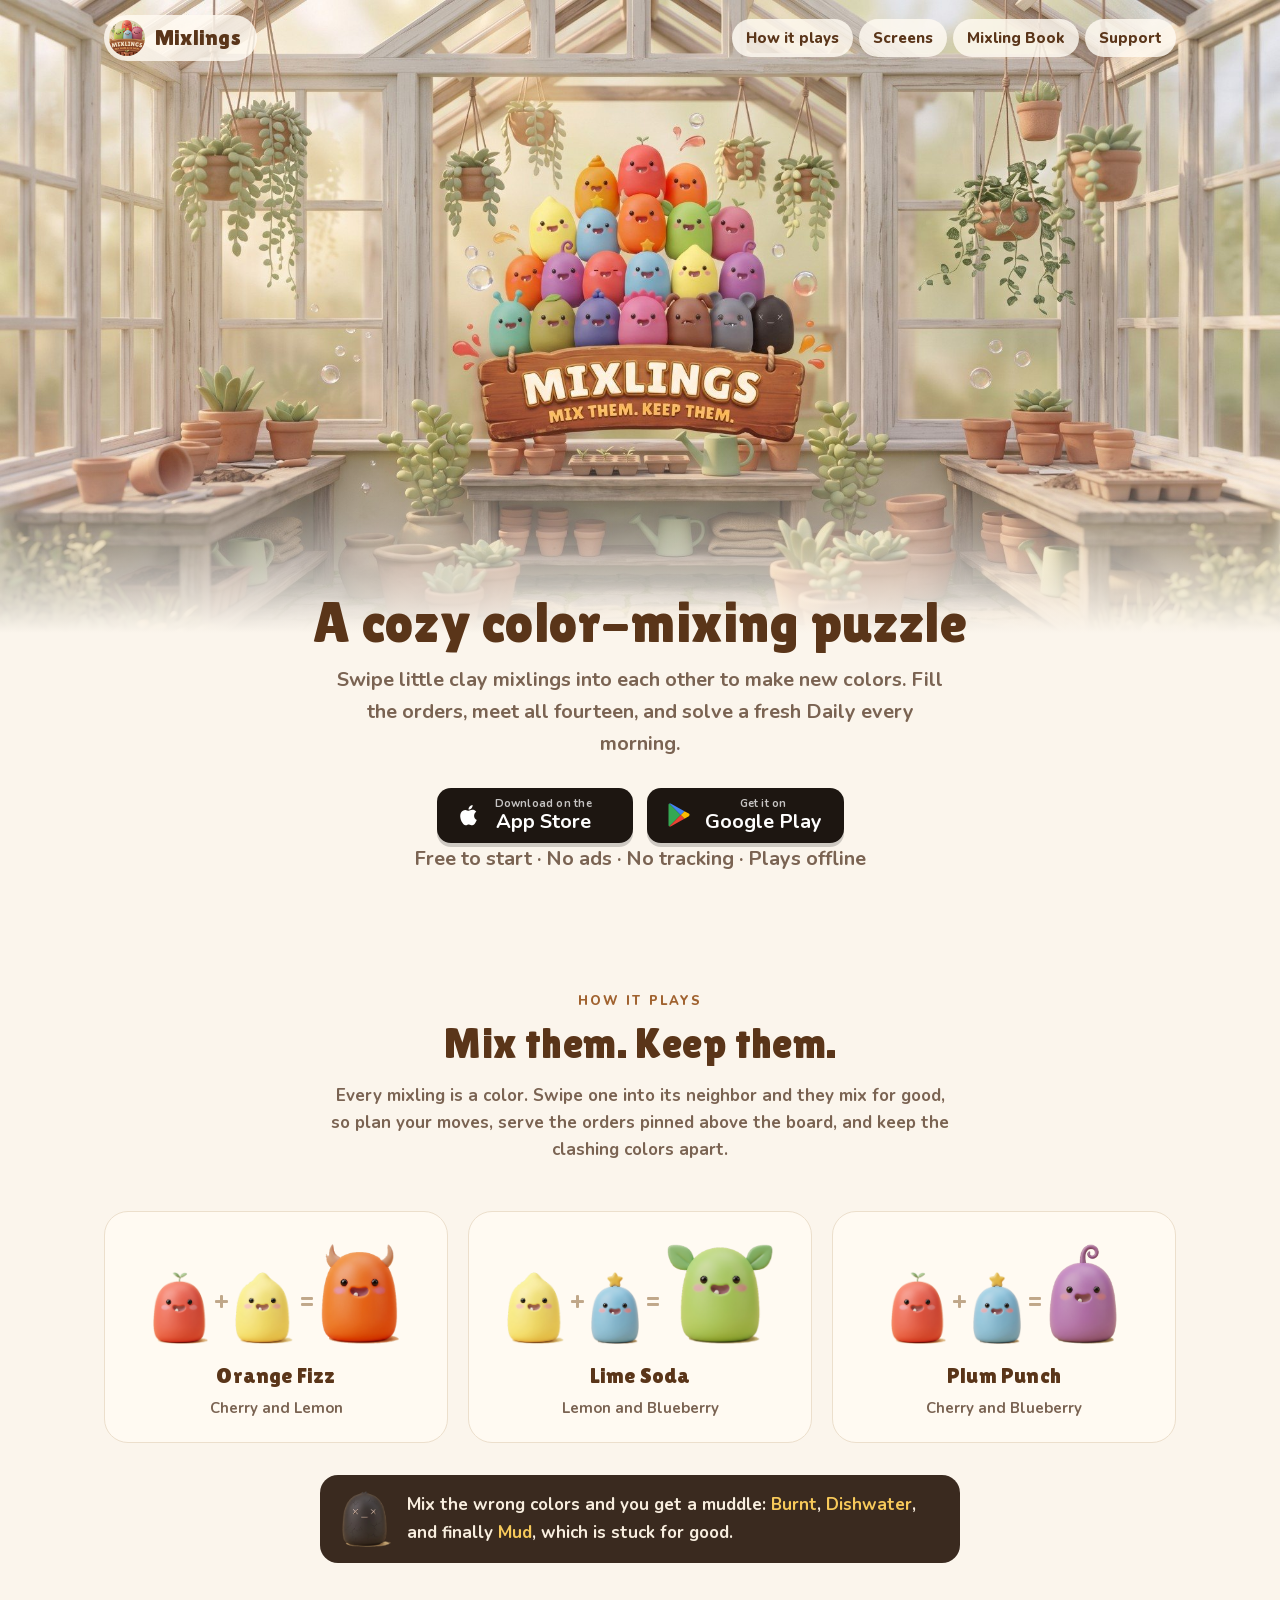
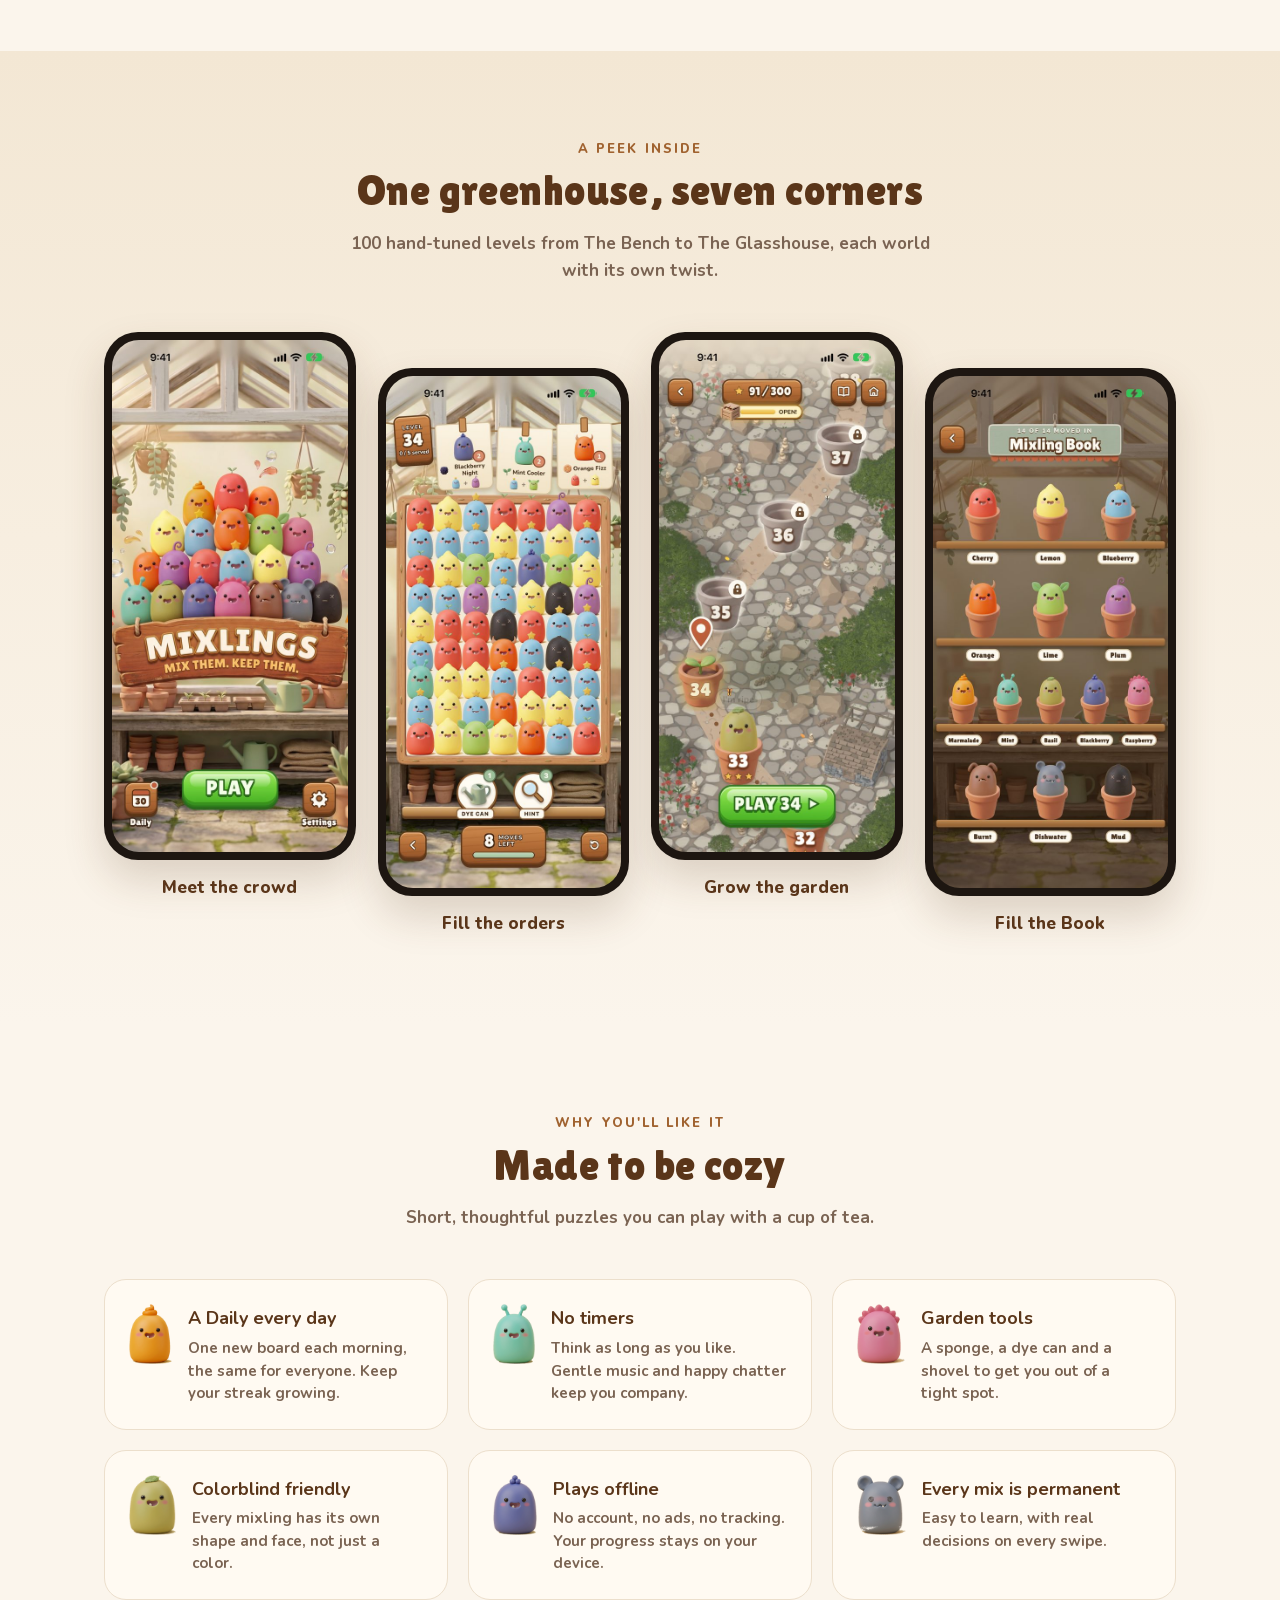
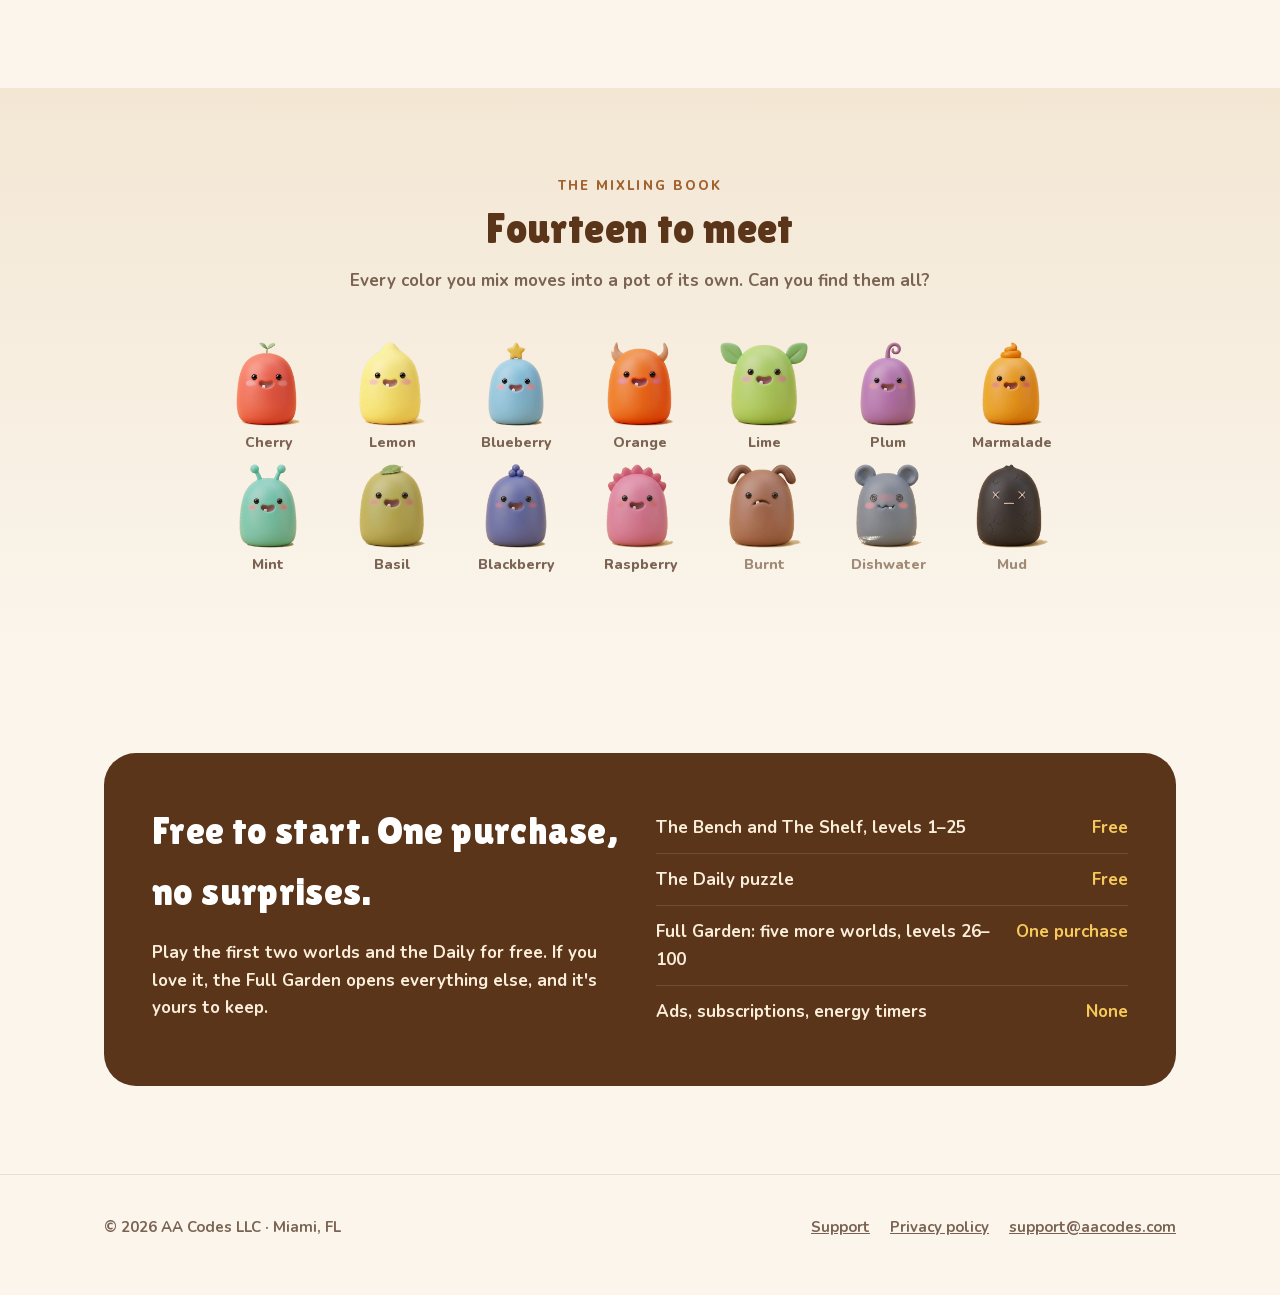
<file: index.html>
<!doctype html>
<html lang="en">
<head>
<meta charset="utf-8">
<meta name="viewport" content="width=device-width, initial-scale=1">
<title>Mixlings: Cozy Color Garden</title>
<meta name="description" content="Mixlings is a cozy color-mixing puzzle game. Swipe clay mixlings together to make new colors across 100 levels and a free Daily puzzle.">
<link rel="stylesheet" href="fonts/fonts.css">
<style>
  :root {
    --cream: #fbf5ec;
    --paper: #fffaf2;
    --ink: #3d2a1c;
    --soft: #7a6352;
    --wood: #a0622f;
    --wood-dk: #5a3519;
    --green: #39b54a;
    --green-dk: #1f7a2c;
    --line: #ecdfcc;
  }
  * { box-sizing: border-box; }
  html { scroll-behavior: smooth; }
  body { margin: 0; background: var(--cream); color: var(--ink); font: 17px/1.6 'Nunito', -apple-system, BlinkMacSystemFont, 'Segoe UI', sans-serif; }
  img { display: block; max-width: 100%; }
  a { color: var(--wood); }
  .wrap { max-width: 1120px; margin: 0 auto; padding: 0 24px; }
  .disp { font-family: 'Lilita One', 'Fredoka', sans-serif; font-weight: 400; letter-spacing: 0.01em; }

  /* Top: no bar, just the icon and links floating over the top of the scene. */
  header.bar { position: absolute; top: 0; left: 0; right: 0; z-index: 10; }
  header.bar .wrap { display: flex; align-items: center; justify-content: space-between; height: 76px; }
  .brand { display: flex; align-items: center; gap: 10px; text-decoration: none; color: var(--wood-dk); font-size: 22px; background: rgba(255, 250, 242, 0.82); padding: 5px 16px 5px 5px; border-radius: 999px; }
  .brand img { width: 36px; height: 36px; border-radius: 50%; }
  nav.links { display: flex; gap: 6px; font-weight: 800; font-size: 15px; }
  nav.links a { color: var(--wood-dk); text-decoration: none; background: rgba(255, 250, 242, 0.82); padding: 7px 14px; border-radius: 999px; }
  nav.links a:hover { background: #fff; }

  /* Hero */
  .hero { position: relative; overflow: hidden; }
  .hero-art { width: 100%; aspect-ratio: 2000 / 989; object-fit: cover; }
  .hero-fade { position: absolute; inset: auto 0 0 0; height: 30%; background: linear-gradient(rgba(251,245,236,0), var(--cream)); }
  .hero-copy { text-align: center; margin-top: -40px; position: relative; }
  .hero-copy h1 { font-size: clamp(34px, 5vw, 56px); line-height: 1.05; margin: 0 0 12px; color: var(--wood-dk); }
  .hero-copy p { font-size: clamp(17px, 2vw, 20px); color: var(--soft); max-width: 620px; margin: 0 auto 28px; }
  .stores { display: flex; gap: 14px; justify-content: center; flex-wrap: wrap; }
  .store { display: inline-flex; align-items: center; gap: 12px; background: #1d1611; color: #fff; text-decoration: none; padding: 10px 22px 10px 18px; border-radius: 14px; min-width: 196px; box-shadow: 0 4px 0 rgba(0,0,0,0.18); transition: transform .15s; }
  .store:hover { transform: translateY(-2px); }
  .store svg { width: 28px; height: 28px; flex: none; }
  .store small { display: block; font-size: 11px; opacity: 0.75; line-height: 1.1; letter-spacing: 0.02em; }
  .store b { display: block; font-size: 20px; line-height: 1.15; font-weight: 700; }
  .meta { margin-top: 18px; color: var(--soft); font-size: 14px; }

  section { padding: 88px 0; }
  .kicker { text-transform: uppercase; letter-spacing: 0.16em; font-size: 13px; font-weight: 800; color: var(--wood); margin: 0 0 8px; text-align: center; }
  h2.title { font-size: clamp(30px, 4vw, 42px); line-height: 1.1; margin: 0 0 16px; text-align: center; color: var(--wood-dk); }
  .lead { text-align: center; color: var(--soft); max-width: 620px; margin: 0 auto 48px; }

  /* How it plays: three recipes */
  .recipes { display: grid; grid-template-columns: repeat(3, 1fr); gap: 20px; }
  .recipe { background: var(--paper); border: 1px solid var(--line); border-radius: 24px; padding: 28px 18px 22px; text-align: center; }
  .eq { display: flex; align-items: flex-end; justify-content: center; gap: 6px; height: 104px; }
  .eq img { height: 72px; width: auto; }
  .eq img.made { height: 100px; }
  .eq span { font-family: 'Lilita One', sans-serif; font-size: 26px; color: #c0a789; padding-bottom: 22px; }
  .recipe h3 { margin: 14px 0 2px; font-size: 22px; color: var(--wood-dk); }
  .recipe p { margin: 0; color: var(--soft); font-size: 15px; }
  .rule { margin: 32px auto 0; max-width: 640px; background: #3a2a1f; color: #f8eedf; border-radius: 18px; padding: 16px 22px; display: flex; gap: 16px; align-items: center; }
  .rule img { height: 56px; width: auto; flex: none; }
  .rule b { color: #f7c95a; }

  /* Screens */
  .screens-band { background: linear-gradient(#f3e7d4, var(--cream)); }
  .screens { display: grid; grid-template-columns: repeat(4, 1fr); gap: 22px; }
  .phone { background: #1d1611; border-radius: 34px; padding: 8px; box-shadow: 0 20px 40px rgba(90, 53, 25, 0.18); }
  .phone img { border-radius: 27px; width: 100%; }
  .screens figcaption { text-align: center; margin-top: 14px; font-weight: 800; color: var(--wood-dk); }
  .screens figure { margin: 0; }
  .screens figure:nth-child(even) { margin-top: 36px; }

  /* Features */
  .features { display: grid; grid-template-columns: repeat(3, 1fr); gap: 20px; }
  .feature { background: var(--paper); border: 1px solid var(--line); border-radius: 22px; padding: 24px; display: flex; gap: 16px; }
  .feature img { height: 60px; width: auto; flex: none; align-self: flex-start; }
  .feature h3 { margin: 0 0 4px; font-size: 18px; color: var(--wood-dk); }
  .feature p { margin: 0; color: var(--soft); font-size: 15px; line-height: 1.5; }

  /* The Book */
  .shelf { display: flex; flex-wrap: wrap; justify-content: center; gap: 10px 4px; max-width: 900px; margin: 0 auto; }
  .shelf figure { margin: 0; width: 120px; text-align: center; }
  .shelf img { height: 84px; width: auto; margin: 0 auto; transition: transform .2s; }
  .shelf figure:hover img { transform: translateY(-6px) rotate(-3deg); }
  .shelf figcaption { font-weight: 800; font-size: 14px; color: var(--soft); margin-top: 6px; }
  .shelf .muddle figcaption { color: #a08a76; }

  /* Price card */
  .deal { background: var(--wood-dk); color: #fbeedb; border-radius: 32px; padding: 48px; display: grid; grid-template-columns: 1fr 1fr; gap: 32px; align-items: center; }
  .deal h2 { color: #fff; text-align: left; margin: 0 0 12px; font-size: clamp(28px, 3.4vw, 38px); }
  .deal ul { list-style: none; padding: 0; margin: 0; }
  .deal li { padding: 12px 0; border-bottom: 1px solid rgba(255,255,255,0.12); display: flex; justify-content: space-between; gap: 16px; }
  .deal li:last-child { border-bottom: 0; }
  .deal li b { color: #f7c95a; white-space: nowrap; }

  /* Footer */
  footer { border-top: 1px solid var(--line); padding: 40px 0 56px; color: var(--soft); font-size: 15px; }
  footer .wrap { display: flex; justify-content: space-between; gap: 24px; flex-wrap: wrap; align-items: center; }
  footer nav { display: flex; gap: 20px; flex-wrap: wrap; }
  footer a { color: var(--soft); }


  /* Motion: the mixlings idle like they do in the game, recipes mix when they scroll in,
     sections rise into place. All of it stops for people who ask for less motion. */
  @keyframes bob { 0%, 100% { transform: translateY(0) scaleY(1); } 45% { transform: translateY(-5px) scaleY(1.03); } 55% { transform: translateY(-5px) scaleY(1.03); } }
  @keyframes squish { 0%, 100% { transform: scale(1, 1); } 30% { transform: scale(1.08, 0.9); } 60% { transform: scale(0.95, 1.06); } }
  @keyframes pop { 0% { transform: scale(0.2); opacity: 0; } 70% { transform: scale(1.12); opacity: 1; } 100% { transform: scale(1); opacity: 1; } }
  @keyframes slideL { 0%, 100% { transform: translateX(0); } 45% { transform: translateX(10px) scale(1.06, 0.94); } }
  @keyframes slideR { 0%, 100% { transform: translateX(0); } 45% { transform: translateX(-10px) scale(1.06, 0.94); } }
  @keyframes float { 0%, 100% { transform: translateY(0); } 50% { transform: translateY(-8px); } }
  .shelf img, .feature img, .rule img { transform-origin: 50% 100%; animation: bob 3.2s ease-in-out infinite; }
  .shelf figure:nth-child(3n+1) img { animation-delay: -0.4s; }
  .shelf figure:nth-child(3n+2) img { animation-delay: -1.3s; animation-duration: 3.7s; }
  .shelf figure:nth-child(4n) img { animation-delay: -2.1s; animation-duration: 2.9s; }
  .shelf figure:hover img { animation: squish 0.5s ease-in-out; }
  .feature:nth-child(odd) img { animation-delay: -1.6s; }
  .eq img { transform-origin: 50% 100%; }
  .recipe.mixing .eq img:nth-of-type(1) { animation: slideL 0.6s ease-in-out 0.2s; }
  .recipe.mixing .eq img:nth-of-type(2) { animation: slideR 0.6s ease-in-out 0.2s; }
  .recipe .eq img.made { opacity: 0; }
  .recipe.mixing .eq img.made { animation: pop 0.55s cubic-bezier(.3,1.6,.5,1) 0.65s both, bob 3.2s ease-in-out 1.4s infinite; }
  .recipe:nth-child(2).mixing .eq img:not(.made) { animation-delay: 0.45s; }
  .recipe:nth-child(2).mixing .eq img.made { animation-delay: 0.9s, 1.6s; }
  .recipe:nth-child(3).mixing .eq img:not(.made) { animation-delay: 0.7s; }
  .recipe:nth-child(3).mixing .eq img.made { animation-delay: 1.15s, 1.9s; }
  .screens figure .phone { animation: float 6s ease-in-out infinite; }
  .screens figure:nth-child(2) .phone { animation-delay: -1.5s; }
  .screens figure:nth-child(3) .phone { animation-delay: -3s; }
  .screens figure:nth-child(4) .phone { animation-delay: -4.5s; }
  .reveal { opacity: 0; transform: translateY(28px); transition: opacity 0.7s ease, transform 0.7s ease; }
  .reveal.in { opacity: 1; transform: none; }
  .store:active { transform: scale(0.97); }
  @media (prefers-reduced-motion: reduce) {
    *, *::before, *::after { animation: none !important; transition: none !important; }
    .reveal { opacity: 1; transform: none; }
    .recipe .eq img.made { opacity: 1; }
  }

  @media (max-width: 860px) {
    .recipes, .features { grid-template-columns: 1fr; }
    .screens { grid-template-columns: repeat(2, 1fr); }
    .screens figure:nth-child(even) { margin-top: 0; }
    .deal { grid-template-columns: 1fr; padding: 32px 24px; }
    nav.links { display: none; }
    section { padding: 64px 0; }
  }
  @media (max-width: 480px) {
    /* The wide scene is all greenhouse at this size: crop in on the crowd and the sign. */
    .hero-art { aspect-ratio: 5 / 4; object-position: 50% 40%; }
    .wrap { padding: 0 16px; }
    .hero-copy { margin-top: -12px; }
    .store { min-width: 0; width: 100%; justify-content: center; }
    .shelf figure { width: 96px; }
  }
</style>
</head>
<body>

<header class="bar">
  <div class="wrap">
    <a class="brand disp" href="./"><img src="img/icon.jpg" alt="">Mixlings</a>
    <nav class="links">
      <a href="#play">How it plays</a>
      <a href="#screens">Screens</a>
      <a href="#book">Mixling Book</a>
      <a href="support.html">Support</a>
    </nav>
  </div>
</header>

<div class="hero">
  <img class="hero-art" src="img/hero.jpg" alt="A crowd of clay mixlings above the Mixlings sign in a sunny greenhouse">
  <div class="hero-fade"></div>
</div>
<div class="hero-copy wrap">
  <h1 class="disp">A cozy color-mixing puzzle</h1>
  <p>Swipe little clay mixlings into each other to make new colors. Fill the orders, meet all fourteen, and solve a fresh Daily every morning.</p>
  <div class="stores">
    <a class="store" href="https://apps.apple.com/app/id6829254689">
      <svg viewBox="0 0 24 24" fill="currentColor" aria-hidden="true"><path d="M16.37 12.6c-.02-2.2 1.8-3.26 1.88-3.31-1.02-1.5-2.62-1.7-3.19-1.72-1.36-.14-2.65.8-3.34.8-.69 0-1.75-.78-2.88-.76-1.48.02-2.85.86-3.61 2.19-1.54 2.67-.39 6.62 1.11 8.79.73 1.06 1.6 2.25 2.75 2.2 1.1-.04 1.52-.71 2.85-.71 1.33 0 1.71.71 2.88.69 1.19-.02 1.94-1.08 2.66-2.15.84-1.23 1.19-2.42 1.21-2.48-.03-.01-2.32-.89-2.32-3.54zM14.18 6.13c.61-.74 1.02-1.76.91-2.78-.88.04-1.94.59-2.57 1.32-.56.65-1.06 1.69-.93 2.69.98.08 1.98-.5 2.59-1.23z"/></svg>
      <span><small>Download on the</small><b>App Store</b></span>
    </a>
    <a class="store" href="https://play.google.com/store/apps/details?id=com.alexandrews.mixlings">
      <svg viewBox="0 0 24 24" aria-hidden="true"><path fill="#34a853" d="M3.6 2.2 13.4 12l-9.8 9.8c-.36-.2-.6-.6-.6-1.07V3.27c0-.47.24-.87.6-1.07z"/><path fill="#fbbc04" d="m16.7 15.3-3.3-3.3 3.3-3.3 3.72 2.12c.86.49.86 1.73 0 2.22z"/><path fill="#ea4335" d="M13.4 12 3.6 21.8c.36.2.82.21 1.22-.01l11.88-6.5z"/><path fill="#4285f4" d="M16.7 8.7 4.82 2.21c-.4-.22-.86-.21-1.22-.01L13.4 12z"/></svg>
      <span><small>Get it on</small><b>Google Play</b></span>
    </a>
  </div>
  <p class="meta">Free to start · No ads · No tracking · Plays offline</p>
</div>

<section id="play">
  <div class="wrap">
    <p class="kicker">How it plays</p>
    <h2 class="title disp">Mix them. Keep them.</h2>
    <p class="lead">Every mixling is a color. Swipe one into its neighbor and they mix for good, so plan your moves, serve the orders pinned above the board, and keep the clashing colors apart.</p>
    <div class="recipes">
      <div class="recipe">
        <div class="eq"><img src="img/m-red.png" alt="Cherry"><span>+</span><img src="img/m-yellow.png" alt="Lemon"><span>=</span><img class="made" src="img/m-orange.png" alt="Orange"></div>
        <h3 class="disp">Orange Fizz</h3>
        <p>Cherry and Lemon</p>
      </div>
      <div class="recipe">
        <div class="eq"><img src="img/m-yellow.png" alt="Lemon"><span>+</span><img src="img/m-blue.png" alt="Blueberry"><span>=</span><img class="made" src="img/m-green.png" alt="Lime"></div>
        <h3 class="disp">Lime Soda</h3>
        <p>Lemon and Blueberry</p>
      </div>
      <div class="recipe">
        <div class="eq"><img src="img/m-red.png" alt="Cherry"><span>+</span><img src="img/m-blue.png" alt="Blueberry"><span>=</span><img class="made" src="img/m-purple.png" alt="Plum"></div>
        <h3 class="disp">Plum Punch</h3>
        <p>Cherry and Blueberry</p>
      </div>
    </div>
    <div class="rule">
      <img src="img/m-black.png" alt="Mud">
      <div>Mix the wrong colors and you get a muddle: <b>Burnt</b>, <b>Dishwater</b>, and finally <b>Mud</b>, which is stuck for good.</div>
    </div>
  </div>
</section>

<section id="screens" class="screens-band">
  <div class="wrap">
    <p class="kicker">A peek inside</p>
    <h2 class="title disp">One greenhouse, seven corners</h2>
    <p class="lead">100 hand-tuned levels from The Bench to The Glasshouse, each world with its own twist.</p>
    <div class="screens">
      <figure><div class="phone"><img src="img/1-title.jpg" alt="Title screen with the mixling crowd"></div><figcaption>Meet the crowd</figcaption></figure>
      <figure><div class="phone"><img src="img/2-level.jpg" alt="A level in play with three orders"></div><figcaption>Fill the orders</figcaption></figure>
      <figure><div class="phone"><img src="img/3-map.jpg" alt="The map of pots along a garden path"></div><figcaption>Grow the garden</figcaption></figure>
      <figure><div class="phone"><img src="img/4-book.jpg" alt="The Mixling Book with every mixling in a pot"></div><figcaption>Fill the Book</figcaption></figure>
    </div>
  </div>
</section>

<section>
  <div class="wrap">
    <p class="kicker">Why you'll like it</p>
    <h2 class="title disp">Made to be cozy</h2>
    <p class="lead">Short, thoughtful puzzles you can play with a cup of tea.</p>
    <div class="features">
      <div class="feature"><img src="img/m-amber.png" alt=""><div><h3>A Daily every day</h3><p>One new board each morning, the same for everyone. Keep your streak growing.</p></div></div>
      <div class="feature"><img src="img/m-teal.png" alt=""><div><h3>No timers</h3><p>Think as long as you like. Gentle music and happy chatter keep you company.</p></div></div>
      <div class="feature"><img src="img/m-magenta.png" alt=""><div><h3>Garden tools</h3><p>A sponge, a dye can and a shovel to get you out of a tight spot.</p></div></div>
      <div class="feature"><img src="img/m-olive.png" alt=""><div><h3>Colorblind friendly</h3><p>Every mixling has its own shape and face, not just a color.</p></div></div>
      <div class="feature"><img src="img/m-indigo.png" alt=""><div><h3>Plays offline</h3><p>No account, no ads, no tracking. Your progress stays on your device.</p></div></div>
      <div class="feature"><img src="img/m-slate.png" alt=""><div><h3>Every mix is permanent</h3><p>Easy to learn, with real decisions on every swipe.</p></div></div>
    </div>
  </div>
</section>

<section id="book" class="screens-band">
  <div class="wrap">
    <p class="kicker">The Mixling Book</p>
    <h2 class="title disp">Fourteen to meet</h2>
    <p class="lead">Every color you mix moves into a pot of its own. Can you find them all?</p>
    <div class="shelf">
      <figure><img src="img/m-red.png" alt=""><figcaption>Cherry</figcaption></figure>
      <figure><img src="img/m-yellow.png" alt=""><figcaption>Lemon</figcaption></figure>
      <figure><img src="img/m-blue.png" alt=""><figcaption>Blueberry</figcaption></figure>
      <figure><img src="img/m-orange.png" alt=""><figcaption>Orange</figcaption></figure>
      <figure><img src="img/m-green.png" alt=""><figcaption>Lime</figcaption></figure>
      <figure><img src="img/m-purple.png" alt=""><figcaption>Plum</figcaption></figure>
      <figure><img src="img/m-amber.png" alt=""><figcaption>Marmalade</figcaption></figure>
      <figure><img src="img/m-teal.png" alt=""><figcaption>Mint</figcaption></figure>
      <figure><img src="img/m-olive.png" alt=""><figcaption>Basil</figcaption></figure>
      <figure><img src="img/m-indigo.png" alt=""><figcaption>Blackberry</figcaption></figure>
      <figure><img src="img/m-magenta.png" alt=""><figcaption>Raspberry</figcaption></figure>
      <figure class="muddle"><img src="img/m-brown.png" alt=""><figcaption>Burnt</figcaption></figure>
      <figure class="muddle"><img src="img/m-slate.png" alt=""><figcaption>Dishwater</figcaption></figure>
      <figure class="muddle"><img src="img/m-black.png" alt=""><figcaption>Mud</figcaption></figure>
    </div>
  </div>
</section>

<section>
  <div class="wrap">
    <div class="deal">
      <div>
        <h2 class="disp">Free to start. One purchase, no surprises.</h2>
        <p>Play the first two worlds and the Daily for free. If you love it, the Full Garden opens everything else, and it's yours to keep.</p>
      </div>
      <ul>
        <li><span>The Bench and The Shelf, levels 1–25</span><b>Free</b></li>
        <li><span>The Daily puzzle</span><b>Free</b></li>
        <li><span>Full Garden: five more worlds, levels 26–100</span><b>One purchase</b></li>
        <li><span>Ads, subscriptions, energy timers</span><b>None</b></li>
      </ul>
    </div>
  </div>
</section>

<footer>
  <div class="wrap">
    <div>© 2026 AA Codes LLC · Miami, FL</div>
    <nav>
      <a href="support.html">Support</a>
      <a href="privacy.html">Privacy policy</a>
      <a href="mailto:support@aacodes.com">support@aacodes.com</a>
    </nav>
  </div>
</footer>

<script>
  // Sections rise in as they scroll into view; a recipe mixes the first time it does.
  const io = new IntersectionObserver((entries) => {
    for (const e of entries) {
      if (!e.isIntersecting) continue;
      e.target.classList.add(e.target.classList.contains('recipe') ? 'mixing' : 'in');
      io.unobserve(e.target);
    }
  }, { threshold: 0.25 });
  document.querySelectorAll('section .title, section .lead, .feature, .deal, .shelf, .screens figure').forEach((el) => { el.classList.add('reveal'); io.observe(el); });
  document.querySelectorAll('.recipe').forEach((el) => io.observe(el));
</script>
</body>
</html>
</file>
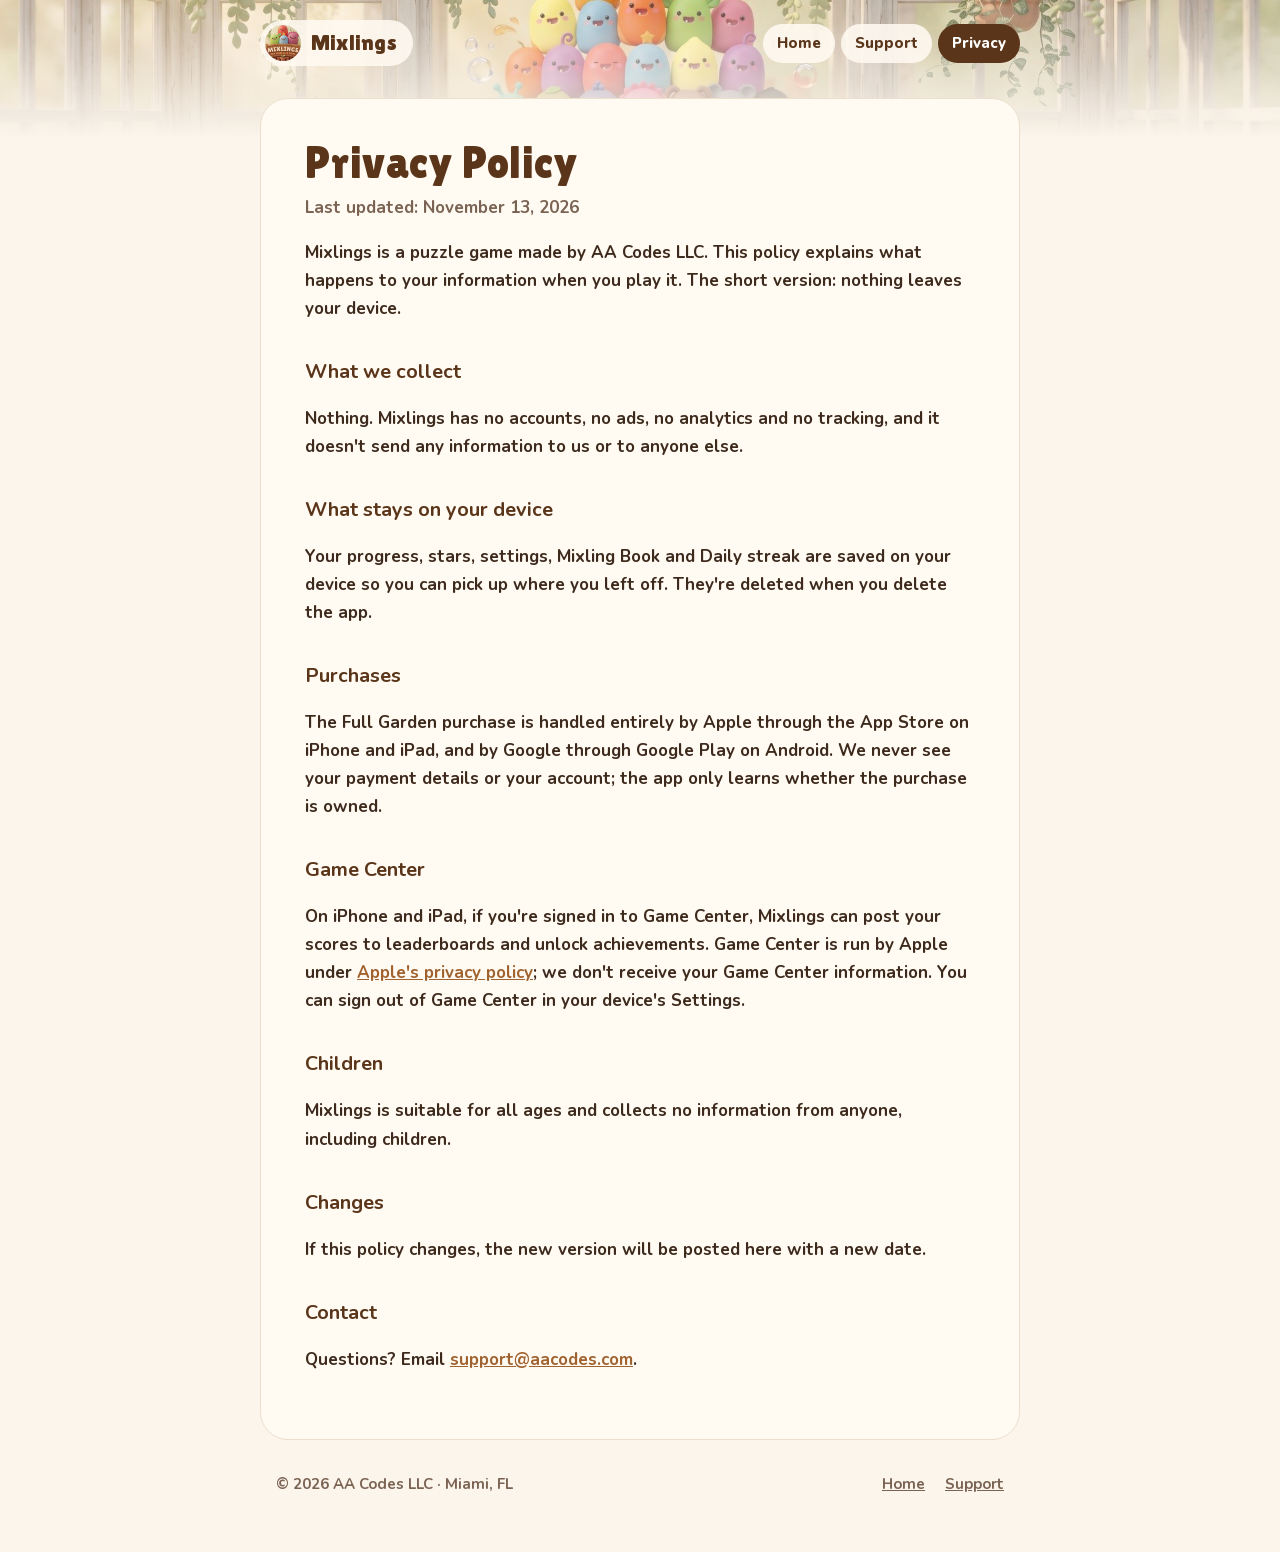
<file: privacy.html>
<!doctype html>
<html lang="en">
<head>
<meta charset="utf-8">
<meta name="viewport" content="width=device-width, initial-scale=1">
<title>Mixlings Privacy Policy</title>
<link rel="stylesheet" href="fonts/fonts.css">
<link rel="stylesheet" href="page.css">
</head>
<body>
<header class="top">
  <div class="row">
    <a class="brand disp" href="./"><img src="img/icon.jpg" alt="">Mixlings</a>
    <nav><a href="./">Home</a><a href="support.html">Support</a><a href="privacy.html" aria-current="page">Privacy</a></nav>
  </div>
</header>
<main>
  <h1 class="disp">Privacy Policy</h1>
  <p class="sub">Last updated: November 13, 2026</p>

  <p>Mixlings is a puzzle game made by AA Codes LLC. This policy explains what happens to your information when you play it. The short version: nothing leaves your device.</p>

  <h2>What we collect</h2>
  <p>Nothing. Mixlings has no accounts, no ads, no analytics and no tracking, and it doesn't send any information to us or to anyone else.</p>

  <h2>What stays on your device</h2>
  <p>Your progress, stars, settings, Mixling Book and Daily streak are saved on your device so you can pick up where you left off. They're deleted when you delete the app.</p>

  <h2>Purchases</h2>
  <p>The Full Garden purchase is handled entirely by Apple through the App Store on iPhone and iPad, and by Google through Google Play on Android. We never see your payment details or your account; the app only learns whether the purchase is owned.</p>

  <h2>Game Center</h2>
  <p>On iPhone and iPad, if you're signed in to Game Center, Mixlings can post your scores to leaderboards and unlock achievements. Game Center is run by Apple under <a href="https://www.apple.com/legal/privacy/">Apple's privacy policy</a>; we don't receive your Game Center information. You can sign out of Game Center in your device's Settings.</p>

  <h2>Children</h2>
  <p>Mixlings is suitable for all ages and collects no information from anyone, including children.</p>

  <h2>Changes</h2>
  <p>If this policy changes, the new version will be posted here with a new date.</p>

  <h2>Contact</h2>
  <p>Questions? Email <a href="mailto:support@aacodes.com">support@aacodes.com</a>.</p>
</main>
<footer>
  <div>© 2026 AA Codes LLC · Miami, FL</div>
  <nav><a href="./">Home</a><a href="support.html">Support</a></nav>
</footer>
</body>
</html>
</file>
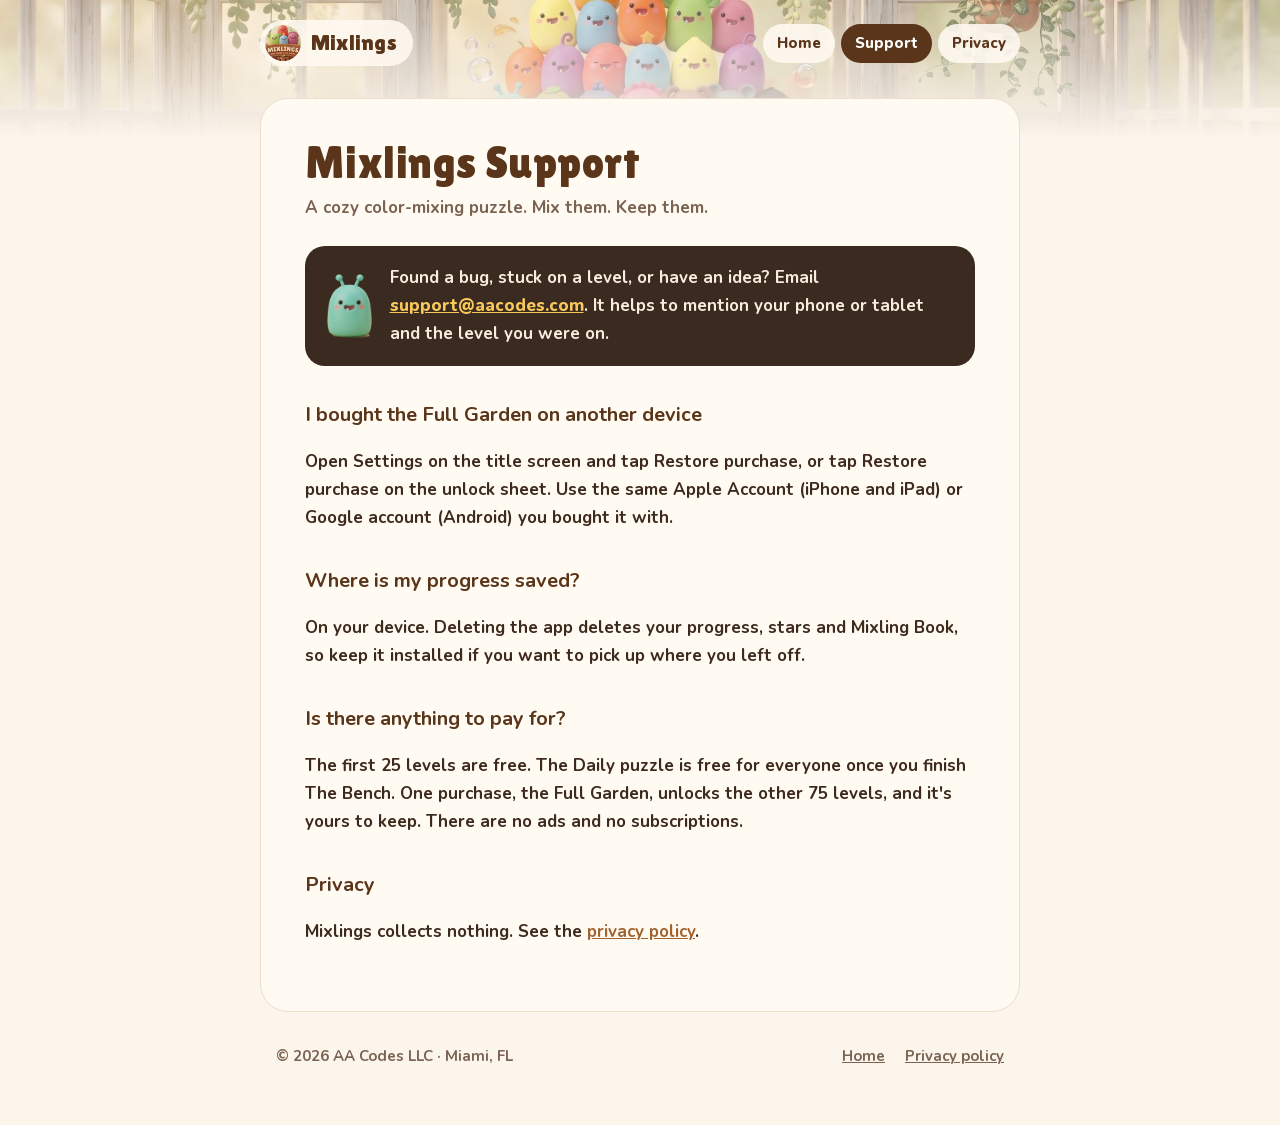
<file: support.html>
<!doctype html>
<html lang="en">
<head>
<meta charset="utf-8">
<meta name="viewport" content="width=device-width, initial-scale=1">
<title>Mixlings Support</title>
<link rel="stylesheet" href="fonts/fonts.css">
<link rel="stylesheet" href="page.css">
</head>
<body>
<header class="top">
  <div class="row">
    <a class="brand disp" href="./"><img src="img/icon.jpg" alt="">Mixlings</a>
    <nav><a href="./">Home</a><a href="support.html" aria-current="page">Support</a><a href="privacy.html">Privacy</a></nav>
  </div>
</header>
<main>
  <h1 class="disp">Mixlings Support</h1>
  <p class="sub">A cozy color-mixing puzzle. Mix them. Keep them.</p>

  <div class="card">
    <img src="img/m-teal.png" alt="">
    <div>Found a bug, stuck on a level, or have an idea? Email <a href="mailto:support@aacodes.com">support@aacodes.com</a>. It helps to mention your phone or tablet and the level you were on.</div>
  </div>

  <h2>I bought the Full Garden on another device</h2>
  <p>Open Settings on the title screen and tap <b>Restore purchase</b>, or tap <b>Restore purchase</b> on the unlock sheet. Use the same Apple Account (iPhone and iPad) or Google account (Android) you bought it with.</p>

  <h2>Where is my progress saved?</h2>
  <p>On your device. Deleting the app deletes your progress, stars and Mixling Book, so keep it installed if you want to pick up where you left off.</p>

  <h2>Is there anything to pay for?</h2>
  <p>The first 25 levels are free. The Daily puzzle is free for everyone once you finish The Bench. One purchase, the Full Garden, unlocks the other 75 levels, and it's yours to keep. There are no ads and no subscriptions.</p>

  <h2>Privacy</h2>
  <p>Mixlings collects nothing. See the <a href="privacy.html">privacy policy</a>.</p>
</main>
<footer>
  <div>© 2026 AA Codes LLC · Miami, FL</div>
  <nav><a href="./">Home</a><a href="privacy.html">Privacy policy</a></nav>
</footer>
</body>
</html>
</file>
<file: fonts/fonts.css>
/* latin-ext */
@font-face {
  font-family: 'Fredoka';
  font-style: normal;
  font-weight: 500;
  font-stretch: 100%;
  font-display: swap;
  src: url(./65adc3c1.woff2) format('woff2');
  unicode-range: U+0100-02BA, U+02BD-02C5, U+02C7-02CC, U+02CE-02D7, U+02DD-02FF, U+0304, U+0308, U+0329, U+1D00-1DBF, U+1E00-1E9F, U+1EF2-1EFF, U+2020, U+20A0-20AB, U+20AD-20C0, U+2113, U+2C60-2C7F, U+A720-A7FF;
}
/* latin */
@font-face {
  font-family: 'Fredoka';
  font-style: normal;
  font-weight: 500;
  font-stretch: 100%;
  font-display: swap;
  src: url(./0d4a35c0.woff2) format('woff2');
  unicode-range: U+0000-00FF, U+0131, U+0152-0153, U+02BB-02BC, U+02C6, U+02DA, U+02DC, U+0304, U+0308, U+0329, U+2000-206F, U+20AC, U+2122, U+2191, U+2193, U+2212, U+2215, U+FEFF, U+FFFD;
}
/* latin-ext */
@font-face {
  font-family: 'Fredoka';
  font-style: normal;
  font-weight: 600;
  font-stretch: 100%;
  font-display: swap;
  src: url(./65adc3c1.woff2) format('woff2');
  unicode-range: U+0100-02BA, U+02BD-02C5, U+02C7-02CC, U+02CE-02D7, U+02DD-02FF, U+0304, U+0308, U+0329, U+1D00-1DBF, U+1E00-1E9F, U+1EF2-1EFF, U+2020, U+20A0-20AB, U+20AD-20C0, U+2113, U+2C60-2C7F, U+A720-A7FF;
}
/* latin */
@font-face {
  font-family: 'Fredoka';
  font-style: normal;
  font-weight: 600;
  font-stretch: 100%;
  font-display: swap;
  src: url(./0d4a35c0.woff2) format('woff2');
  unicode-range: U+0000-00FF, U+0131, U+0152-0153, U+02BB-02BC, U+02C6, U+02DA, U+02DC, U+0304, U+0308, U+0329, U+2000-206F, U+20AC, U+2122, U+2191, U+2193, U+2212, U+2215, U+FEFF, U+FFFD;
}
/* latin-ext */
@font-face {
  font-family: 'Nunito';
  font-style: normal;
  font-weight: 700;
  font-display: swap;
  src: url(./c1a89b29.woff2) format('woff2');
  unicode-range: U+0100-02BA, U+02BD-02C5, U+02C7-02CC, U+02CE-02D7, U+02DD-02FF, U+0304, U+0308, U+0329, U+1D00-1DBF, U+1E00-1E9F, U+1EF2-1EFF, U+2020, U+20A0-20AB, U+20AD-20C0, U+2113, U+2C60-2C7F, U+A720-A7FF;
}
/* latin */
@font-face {
  font-family: 'Nunito';
  font-style: normal;
  font-weight: 700;
  font-display: swap;
  src: url(./00618df1.woff2) format('woff2');
  unicode-range: U+0000-00FF, U+0131, U+0152-0153, U+02BB-02BC, U+02C6, U+02DA, U+02DC, U+0304, U+0308, U+0329, U+2000-206F, U+20AC, U+2122, U+2191, U+2193, U+2212, U+2215, U+FEFF, U+FFFD;
}
/* latin-ext */
@font-face {
  font-family: 'Nunito';
  font-style: normal;
  font-weight: 800;
  font-display: swap;
  src: url(./c1a89b29.woff2) format('woff2');
  unicode-range: U+0100-02BA, U+02BD-02C5, U+02C7-02CC, U+02CE-02D7, U+02DD-02FF, U+0304, U+0308, U+0329, U+1D00-1DBF, U+1E00-1E9F, U+1EF2-1EFF, U+2020, U+20A0-20AB, U+20AD-20C0, U+2113, U+2C60-2C7F, U+A720-A7FF;
}
/* latin */
@font-face {
  font-family: 'Nunito';
  font-style: normal;
  font-weight: 800;
  font-display: swap;
  src: url(./00618df1.woff2) format('woff2');
  unicode-range: U+0000-00FF, U+0131, U+0152-0153, U+02BB-02BC, U+02C6, U+02DA, U+02DC, U+0304, U+0308, U+0329, U+2000-206F, U+20AC, U+2122, U+2191, U+2193, U+2212, U+2215, U+FEFF, U+FFFD;
}
/* latin */
@font-face {
  font-family: 'Lilita One';
  font-style: normal;
  font-weight: 400;
  font-display: swap;
  src: url(./lilita.woff2) format('woff2');
}
</file>
<file: page.css>
/* Support and Privacy: the home page's look (index.html) for a page of text. */
:root { --cream: #fbf5ec; --paper: #fffaf2; --ink: #3d2a1c; --soft: #7a6352; --wood: #a0622f; --wood-dk: #5a3519; --line: #ecdfcc; }
* { box-sizing: border-box; }
body { margin: 0; background: var(--cream); color: var(--ink); font: 17px/1.65 'Nunito', -apple-system, BlinkMacSystemFont, 'Segoe UI', sans-serif; }
a { color: var(--wood); }
.disp { font-family: 'Lilita One', 'Fredoka', sans-serif; font-weight: 400; letter-spacing: 0.01em; }
.top { background: linear-gradient(rgba(251,245,236,0.15), var(--cream)), url(img/hero.jpg) center 42% / cover; padding: 20px 16px 72px; }
.top .row { max-width: 760px; margin: 0 auto; display: flex; justify-content: space-between; align-items: center; gap: 12px; }
.brand { display: flex; align-items: center; gap: 10px; text-decoration: none; color: var(--wood-dk); font-size: 22px; background: rgba(255, 250, 242, 0.88); padding: 5px 16px 5px 5px; border-radius: 999px; }
.brand img { width: 36px; height: 36px; border-radius: 50%; }
.top nav { display: flex; gap: 6px; font-weight: 800; font-size: 15px; }
.top nav a { color: var(--wood-dk); text-decoration: none; background: rgba(255, 250, 242, 0.88); padding: 7px 14px; border-radius: 999px; }
.top nav a[aria-current] { background: var(--wood-dk); color: #fff; }
main { max-width: 760px; margin: -40px auto 0; padding: 40px 44px 48px; background: var(--paper); border: 1px solid var(--line); border-radius: 28px; position: relative; }
h1 { font-size: clamp(32px, 5vw, 44px); line-height: 1.1; margin: 0 0 6px; color: var(--wood-dk); }
.sub { color: var(--soft); margin: 0 0 8px; }
h2 { font-size: 20px; margin: 32px 0 6px; color: var(--wood-dk); }
.card { display: flex; gap: 18px; align-items: center; background: #3a2a1f; color: #f8eedf; border-radius: 20px; padding: 18px 22px; margin: 24px 0 8px; }
.card img { height: 64px; width: auto; flex: none; }
.card a { color: #f7c95a; font-weight: 800; }
footer { max-width: 760px; margin: 0 auto; padding: 32px 16px 56px; color: var(--soft); font-size: 15px; display: flex; justify-content: space-between; gap: 16px; flex-wrap: wrap; }
footer nav { display: flex; gap: 20px; }
footer a { color: var(--soft); }
@media (max-width: 600px) {
  .top { padding-bottom: 56px; }
  .top nav a:not([aria-current]) { display: none; }
  main { margin: -32px 12px 0; padding: 28px 20px 32px; border-radius: 22px; }
}
</file>
